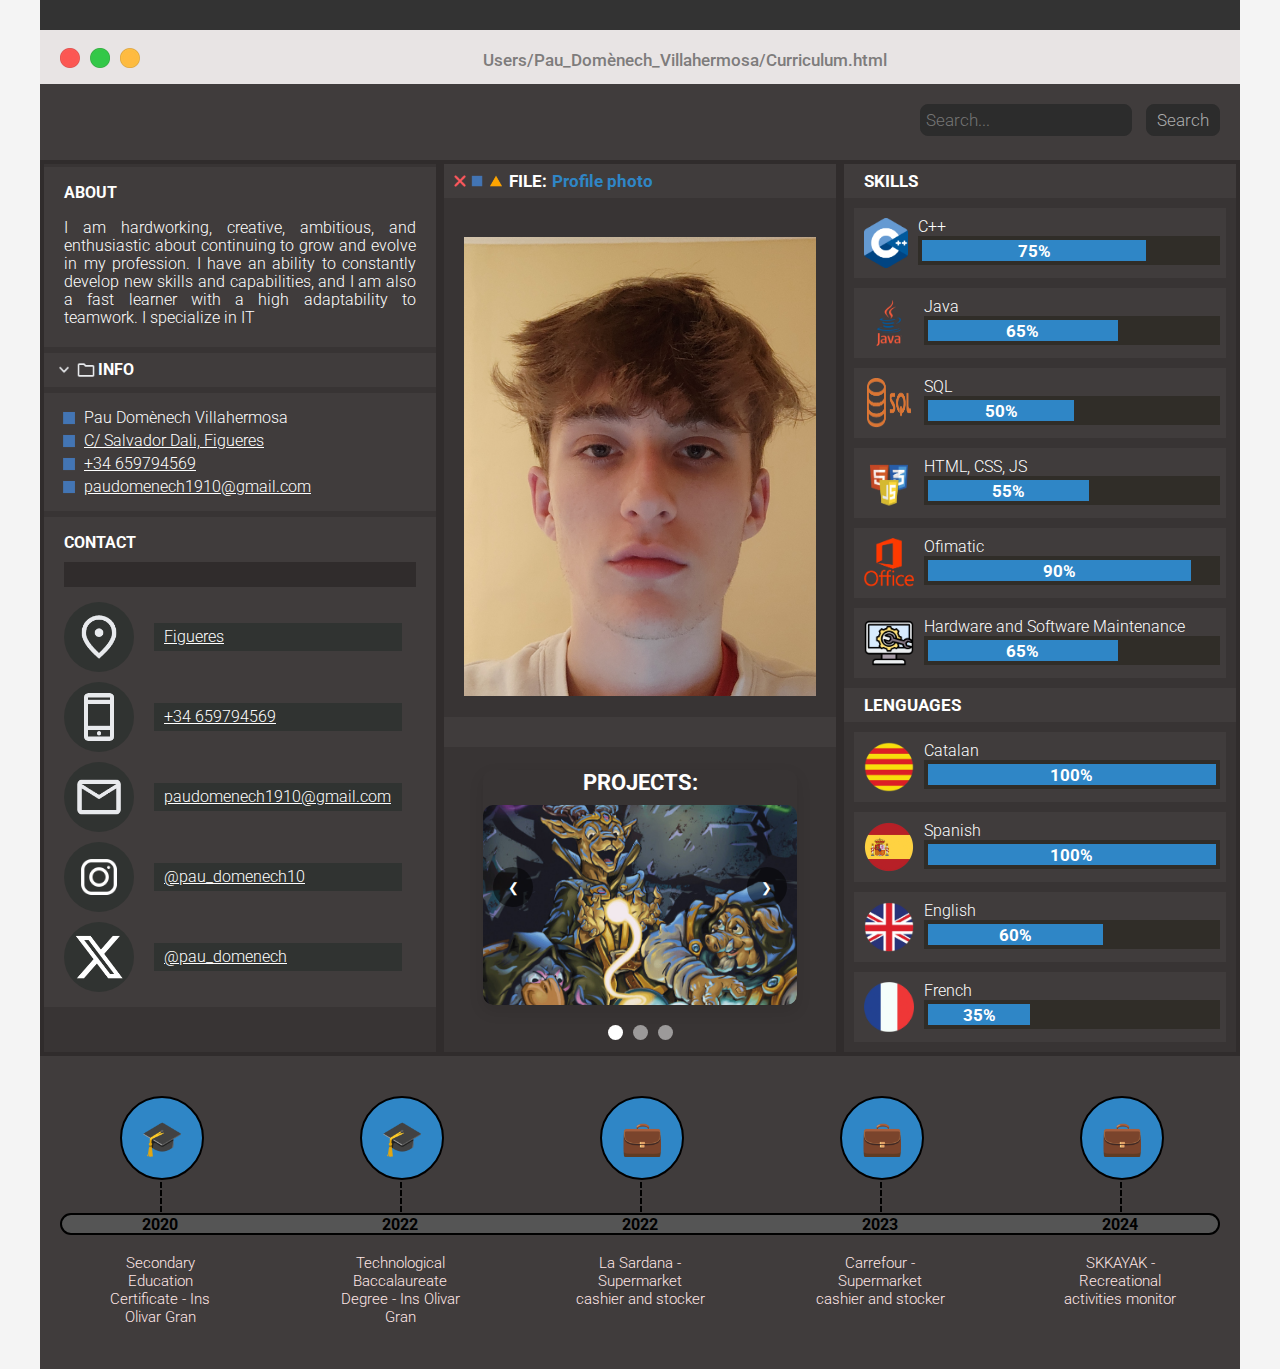
<file: index.html>
<!DOCTYPE html>
<html lang="ca">
<head>
    <meta charset="UTF-8">
    <meta name="viewport" content="width=device-width, initial-scale=1.0">
    <title>Currículum Vitae</title>
    <link rel="stylesheet" href="styles.css">
    <link rel="preconnect" href="https://fonts.googleapis.com">
    <link rel="preconnect" href="https://fonts.gstatic.com" crossorigin>
    <link href="https://fonts.googleapis.com/css2?family=Roboto:ital,wght@0,100;0,300;0,400;0,500;0,700;0,900;1,100;1,300;1,400;1,500;1,700;1,900&display=swap" rel="stylesheet">
    </head>
<body>
    <header>
        <div class="app_bar">
            <div class="left">
                <img src="close_nt.png" alt="close_no_touch">
                <img src="max_button.png" alt="max_button">
                <img src="min_button.png" alt="min_button">
                <p>Users/Pau_Domènech_Villahermosa/Curriculum.html</p>
            </div>
        </div>
        <div class="search">
            <input type="text" placeholder="Search...">
            <button>Search</button>
        </div>
    </header>
    <div class="container">
        <div class="logo">
            <div class="about">
                <div class="info_bar">
                    <span>ABOUT</span>
                </div>
                <p>I am hardworking, creative, ambitious, and enthusiastic about continuing to grow and evolve in my profession. I have an ability to constantly develop new skills and capabilities, and I am also a fast learner with a high adaptability to teamwork. I specialize in IT</p>
            </div>
            <div class="info_bar">
                <img src = "arrow_down.png" alt="arrow_down">
                <img src = "folder.png" alt="folder">
                <span>INFO</span>
            </div>
            <div class="info">
                <ul>
                    <li> <span>Pau Domènech Villahermosa</span></li>
                    <li><a href="https://maps.google.com/?q=C/ Salvador Dali, Figueres" target="_blank"><span>C/ Salvador Dali, Figueres</span></a></li>
                    <li><a href="tel:+34659794569"><span>+34 659794569</span></a></li>
                    <li><a href="mailto:paudomenech1910@gmail.com"><span>paudomenech1910@gmail.com</span></a></li>
                </ul>
            </div>
            <div class = "contact">
                <div class="info_bar">
                    <span>CONTACT</span>
                </div>
                <div class = "rectangle"></div>
                <div class = "circles">
                    <div class = "circle">
                        <img src="location.png" alt="location">
                    </div>
                    <a href="https://maps.google.com/?q=C/ Salvador Dali, Figueres" target="_blank"><span> Figueres </span></a>
                </div>
                <div class = "circles">
                    <div class = "circle">
                        <img src="phone.png" alt="phone">
                    </div>
                    <a href="tel:+34659794569"><span> +34 659794569 </span></a>
                </div>
                <div class = "circles">
                    <div class = "circle">
                        <img src="mail.png" alt="mail">
                    </div>
                    <a href="mailto:paudomenech1910@gmail.com"><span> paudomenech1910@gmail.com </span></a>
                </div>
                <div class = "circles">
                    <div class = "circle">
                        <img src="instagram.png" alt="instagram">
                    </div>
                    <a href="https://www.instagram.com/@pau_domenech10" target="_blank"><span> @pau_domenech10 </span></a>
                </div>
                <div class = "circles">
                    <div class = "circle">
                        <img src="X_logo.png" alt="X">
                    </div>
                    <a href="https://twitter.com/tu_twitter" target="_blank"><span> @pau_domenech </span></a>
                </div>
                
            </div>
        </div>
        <div class="photo">
            <div class="photo_bar">
                <img src="X.png" alt="close_no_touch">
                <img src="square.png" alt="max_button">
                <img src="yellow_triangle.png" alt="min_button">
                <span>FILE:</span>
                <span>Profile photo</span>
            </div>
            <div class="cv_ph">
                <img src="cv_photo.jpg" alt="cv_photo">
            </div>
            <div class="bar">
            </div>
            <div class="background">
                <div class="slider-container">
                    <p>PROJECTS:</p> 
                    <div class="slider">
                        <div class="slide"><a href="https://github.com/PauDomenech/bewater" target="_blank"><img src="juego-mesa-conclave-53484366.jpg" alt="Image 1"></a></div>
                        <div class="slide"><a href="https://github.com/PauDomenech/conclave" target="_blank"><img src="IG-July-Brucelee-2.jpg" alt="Image 2"></a></div>
                        <div class="slide"><a href="https://docs.google.com/document/d/1vLEHZlQcqZDruSL7-ut2YuNIz2o01HduRjNY7UmoJA8/edit?usp=sharing" target="_blank"><img src="Dron.png" alt="Image 3"></a></div>
                    </div>
                    <button class="prev">&#10094;</button>
                    <button class="next">&#10095;</button>
                </div>
                <div class="dots-container">
                    <span class="dot" data-index="0"></span>
                    <span class="dot" data-index="1"></span>
                    <span class="dot" data-index="2"></span>
                </div>
            </div>
        </div>
        <div class="habilities">
            <div class="bar">
                <span>SKILLS</span>
            </div>
            <div class="skills">
                <ul>
                    <li><img src="cpp.png" alt="cpp"> 
                        <div class="progress_Bar">C++
                            <div class="progressBarContainer">
                                <div class="progressBar cpp">75%</div>
                            </div>
                        </div>
                    </li>
                    <li><img src="java.png" alt="java"> 
                        <div class="progress_Bar">Java
                            <div class="progressBarContainer">
                                <div class="progressBar java">65%</div>
                            </div>
                        </div>
                    </li>
                    <li><img src="sql.png" alt="sql_"> 
                        <div class="progress_Bar">SQL
                            <div class="progressBarContainer">
                                <div class="progressBar sql">50%</div>
                            </div>
                        </div>
                    </li>
                    <li><img src="html_css_js.png" alt="html_css_js"> 
                        <div class="progress_Bar">HTML, CSS, JS
                            <div class="progressBarContainer">
                                <div class="progressBar html_css_js">55%</div>
                            </div>
                        </div>
                    </li>
                    <li><img src="ofimatica.png" alt="ofimatic"> 
                        <div class="progress_Bar">Ofimatic
                            <div class="progressBarContainer">
                                <div class="progressBar ofimatic">90%</div>
                            </div>
                        </div>
                    </li>
                    <li><img src="hard_soft_mant.png" alt="hard_soft_mant"> 
                        <div class="progress_Bar">Hardware and Software Maintenance
                            <div class="progressBarContainer">
                                <div class="progressBar hard_soft_mant">65%</div>
                            </div>
                        </div>
                    </li>
                </ul>
            </div>
            <div class="bar">
                <span>LENGUAGES</span>
            </div>
            <div class="skills">
                <ul>
                    <li><img src="catalan_flag.png" alt="catalan"> 
                        <div class="progress_Bar">Catalan
                            <div class="progressBarContainer">
                                <div class="progressBar catalan">100%</div>
                            </div>
                        </div>
                    </li>
                    <li><img src="spanish_flag.png" alt="spanish"> 
                        <div class="progress_Bar">Spanish
                            <div class="progressBarContainer">
                                <div class="progressBar spanish">100%</div>
                            </div>
                        </div>
                    </li>
                    <li><img src="british_flag.png" alt="english"> 
                        <div class="progress_Bar">English
                            <div class="progressBarContainer">
                                <div class="progressBar english">60%</div>
                            </div>
                        </div>
                    </li>
                    <li><img src="french_flag.png" alt="french"> 
                        <div class="progress_Bar">French
                            <div class="progressBarContainer">
                                <div class="progressBar french">35%</div>
                            </div>
                        </div>
                    </li>
                </ul>
            </div>
        </div>
    </div>
    <div class="timeline">
        <div class="event">
            <div class="icon">🎓</div>
            <div class="year">2020</div>
            <div class="info">Secondary Education Certificate - Ins Olivar Gran</div>
        </div>
        <div class="event">
            <div class="icon">🎓</div>
            <div class="year">2022</div>
            <div class="info">Technological Baccalaureate Degree - Ins Olivar Gran</div>
        </div>
        <div class="event">
            <div class="icon">💼</div>
            <div class="year">2022</div>
            <div class="info">La Sardana - Supermarket cashier and stocker</div>
        </div>
        <div class="event">
            <div class="icon">💼</div>
            <div class="year">2023</div>
            <div class="info">Carrefour - Supermarket cashier and stocker</div>
        </div>
        <div class="event">
            <div class="icon">💼</div>
            <div class="year">2024</div>
            <div class="info">SKKAYAK - Recreational activities monitor</div>
        </div>
    </div>
    <script src="scripts.js"></script>
</body>
</html>
</file>
<file: styles.css>
.roboto-thin {
    font-family: "Roboto", sans-serif;
    font-weight: 100;
    font-style: normal;
  }
  
  .roboto-light {
    font-family: "Roboto", sans-serif;
    font-weight: 300;
    font-style: normal;
  }
  
  .roboto-regular {
    font-family: "Roboto", sans-serif;
    font-weight: 400;
    font-style: normal;
  }
  
  .roboto-medium {
    font-family: "Roboto", sans-serif;
    font-weight: 500;
    font-style: normal;
  }
  
  .roboto-bold {
    font-family: "Roboto", sans-serif;
    font-weight: 700;
    font-style: normal;
  }
  
  .roboto-black {
    font-family: "Roboto", sans-serif;
    font-weight: 900;
    font-style: normal;
  }
  
  .roboto-thin-italic {
    font-family: "Roboto", sans-serif;
    font-weight: 100;
    font-style: italic;
  }
  
  .roboto-light-italic {
    font-family: "Roboto", sans-serif;
    font-weight: 300;
    font-style: italic;
  }
  
  .roboto-regular-italic {
    font-family: "Roboto", sans-serif;
    font-weight: 400;
    font-style: italic;
  }
  
  .roboto-medium-italic {
    font-family: "Roboto", sans-serif;
    font-weight: 500;
    font-style: italic;
  }
  
  .roboto-bold-italic {
    font-family: "Roboto", sans-serif;
    font-weight: 700;
    font-style: italic;
  }
  
  .roboto-black-italic {
    font-family: "Roboto", sans-serif;
    font-weight: 900;
    font-style: italic;
  }

/* Style for the body of the page */
body {
    font-family: "Roboto";
    margin: 0;
    padding: 0;
    background-color: #f4f4f4;
    max-width: 1200px;
    align-items: center;
    margin: 0 auto;
    font-weight: 300;
}
/* Style for the application bar */
.app_bar{
    background-color: #e8e4e4;
    color: #fff;
    padding: 9px 20px 20px 20px;
    text-align: center;
    height: 25px;
}
/* Style for the left section of the application bar */
.app_bar .left {
    display: flex;
    gap: 10px;
    align-items: center;
}
/* Style for images within the left section of the application bar */
.app_bar .left img {
    width: 20px; 
    height: 20px; 
}

/* Hover effect for the first image in the left section */
.app_bar .left img:hover:first-child {
    content: url('close_t.png'); 
    cursor: pointer;   
}

/* Hover effect for the second image in the left section */
.app_bar .left img:hover:nth-child(2) {
    content: url('max_button_touch.png'); 
    
}

/* Hover effect for the third image in the left section */
.app_bar .left img:hover:nth-child(3) {
    content: url('min_button_touch.png'); 
    
}

/* Style for the paragraph in the left section of the application bar */
.app_bar .left p {
    font: 17px "Roboto", sans-serif; /* Font settings */
    font-weight: 500;
    flex-grow: 1; /* Allow the paragraph to grow and fill available space */
    text-align: center; /* Center text alignment */
    color: #7e7c7c; /* Text color */
    line-height: 0px; /* Line height */
    margin-top: 1.8%;
}

/* Style for the search bar */
.search {
    background-color: #403c3c;
    color: #fff;
    padding: 20px 20px 31px 20px;
    text-align: right;
    height: 25px;
}

/* Style for the text input in the search bar */
.search input[type="text"] {
    width: 200px;
    padding: 5px;
    font: 17px "Roboto", sans-serif;
    margin-right: 10px;
    color: #acacac;
    font-weight: 300;

    background-color: #2c2c2c;
    border-radius: 8px;
    border: 1px solid #2c2c2c; /* Black border */
}
/* Style for the mark element */
mark {
    background-color: yellow; /* Background color for highlighted text */
    color: black; /* Text color for highlighted text */
}

/* Style for the search button */
.search button {
    padding: 5px 10px;
    background-color: #2c2c2c;
    border: 1px solid #2c2c2c; /* Marc de color negre */
    color: #acacac;
    border-radius: 8px;
    font: 17px "Roboto", sans-serif;
    cursor: pointer; 
    font-weight: 300;
}

/* Active state for the search button */
.search button:active{
    background-color: #555;
}

/* Style for the main container */
.container {
    display: flex;
    background-color: #302c2c;
    font: 17px "Roboto", sans-serif;

}

/* Style for the logo, photo, and habilities sections within the container */
.container .logo, .container .photo, .container .habilities {
    flex: 1;
    background-color: #383434; /* Color de fons dels blocs */
    padding: 20px;
    margin: 4px;
}

/* Style for the logo section within the container */
.container .logo{
    background-color: #383434;
    margin: 4px 4px; 
    padding: 0px; 
    display: flex;
    flex-direction: column;
    font-weight: 300;
    font-size: 15.5px;
}

/* Style for images within the info_bar section of the logo */
.container .logo .info_bar img {
    width: 20px; 
    height: 20px; 
    margin-right: 2px;
    
}

/* Style for the first image within the info_bar section of the logo */
.container .logo .info_bar img:nth-child(1) {
    cursor: pointer; 
}

/* Style for the info_bar section within the logo */
.container .logo .info_bar {
    background-color: #403c3c;
    color: #fff;
    font-weight: bold;
    padding: 7px 10px;
    display: flex;
    align-items: center;
    margin: 0px 0px 3px 0px;
    
}

/* Style for the info section within the logo */
.container .logo .info{
    background-color: #403c3c;
    margin: 3px 0px 3px 0px;
}

/* Style for links within the info section of the logo */
.container .logo .info a{
    color: white; /* Color del text blanc */
}

/* Style for unordered lists within the logo */
.container .logo ul{
    padding-left: 15px;
    margin: 5;
    font-weight: bold;
}

/* Style for list items within the logo */
.container .logo li {
    color: #fff;
    font: 15.5px "Roboto", sans-serif;
    font-weight: 300;
    list-style: none;
    padding-left: 25px; /* Espai per a la icona */
    background: url('square.png') no-repeat left center;
    background-size: 20px 14px; /* Ajusta la mida de la icona */
    margin-bottom: 5px;
}

/* Style for the about section within the logo */
.container .logo .about{
    background-color: #403c3c;
    margin: 3px 0px 6px 0px;
    padding: 10px 0px;
}

/* Style for the rectangle within the about section */
.container .logo .about .rectangle {
    width: 90%;
    height: 25px;
    background-color: #302c2c; /* Rectangle negre */
    margin: 0px 5% 10px 5%;
}

/* Style for spans within the about section */
.container .logo .about span{
    color: #fff;
    font-weight: bold;
    margin-left: 10px;
}

/* Style for paragraphs within the about section */
.container .logo .about p{
    color: #fff;
    margin: 10px 20px;
    text-align: justify;
}

/* Style for the contact section within the logo */
.container .logo .contact{
    background-color: #403c3c;
    margin: 3px 0px 6px 0px;
    padding: 10px 0px;
}

/* Style for spans within the contact section */
.container .logo .contact span{
    color: #fff;
    font-weight: bold;
    margin-left: 10px;
    
}

/* Style for the photo section within the container */
.container .photo {
    background-color: #383434;
    margin: 4px 0px; 
    padding: 0px; 
    display: flex;
    flex-direction: column;
}

/* Style for images within the photo_bar section of the photo */
.container .photo .photo_bar img {
    width: 12px; 
    height: 12px; 
    margin-right: 2px;
    
}

/* Style for the second image within the photo_bar section of the photo */
.container .photo .photo_bar img:nth-child(2) {
    width: 18px; 
    height: 12px;
    padding: 0px 2px 0 0px; 
}

/* Style for the photo_bar section within the photo */
.container .photo .photo_bar {
    background-color: #403c3c;
    padding: 7px 10px;
    display: flex;
    align-items: center;
    
}


.container .photo .bar {
    background-color: #403c3c;
    padding: 15px 30px;
    margin: 10px 0px;
    
}

/* Style for the first span within the photo_bar section */
.container .photo .photo_bar span:first-of-type {
    color: #fff;
    font-weight: bold;
}

/* Style for spans within the photo_bar section */
.container .photo .photo_bar span {
    color: #2f86c6;
    font-weight: bold;
    margin-left: 5px;
}

/* Style for images within the cv_ph section of the photo */
.container .photo .cv_ph img{
    width: 90%; 
    height: 90%; 
    object-fit: cover; 
    padding: 10% 5% 10% 5%;
}

/* Style for the background section within the photo */
.container .photo .background {
    width: 100%; /* Sets the width to fill the available space */
    height: 100%; /* Sets the height to fill the available space */
    position: relative; /* Allows for absolute positioning of child elements */
    display: flex; /* Enables flexbox layout */
    flex-direction: column; /* Aligns items in a column (vertical stack) */
    justify-content: center; /* Centers content vertically */
    align-items: center; /* Centers content horizontally */
    margin-bottom: 0px;
    margin: 5px 0px;
}

/* Style for paragraphs within the slider-container section of the background */
.container .photo .background .slider-container p{
    color: #fff;
    font: bold 22px "Roboto", sans-serif;
    margin: 0px 10px 10px 10px;
    display: flex;
    align-items: center;
    justify-content: center;
}

/* Main container for the slider - this holds the images and navigation buttons */
.slider-container {
    position: relative; /* Allows for absolute positioning of navigation buttons */
    width: 80%; /* Sets the slider width to 60% of the parent container */
    max-width: 800px; /* Maximum width for larger screens */
    overflow: hidden; /* Hides the overflow content (only one image is visible at a time) */
    border-radius: 10px; /* Rounds the corners of the slider */
    box-shadow: 0 6px 15px rgba(0, 0, 0, 0.1); /* Adds a subtle shadow for depth */
}

/* Flexbox container that holds all the slides */
.slider {
    display: flex; /* Enables flexbox layout to line up slides horizontally */
    transition: transform 0.4s ease-in-out; /* Smooth transition when sliding between images */
}

/* Each individual slide - takes up full width of the container */
.slide {
    min-width: 100%; /* Each slide takes up 100% of the slider container's width */
    height: 200px; /* Fixed height for each slide */
    transition: transform 0.5s ease-in-out; /* Smooth transition when slides are changed */
}

/* Ensures that images fill the slide area while maintaining aspect ratio */
.slide img {
    width: 100%; /* Image width matches the slide width */
    height: 100%; /* Image height matches the slide height */
    object-fit: cover; /* Images are scaled to cover the entire slide, cropping if necessary */
    border-radius: 10px; /* Rounds the corners of the images to match the slider */
}

/* Common styling for both previous and next navigation buttons */
.prev, .next {
    position: absolute; /* Absolute positioning within the slider container */
    top: 50%; /* Centers the button vertically */
    transform: translateY(-50%); /* Offsets the button position by half its height */
    background-color: rgba(0, 0, 0, 0.5); /* Semi-transparent black background */
    color: white; /* White color for the arrow icons */
    border: none; /* Removes default button borders */
    width: 40px; /* Fixed width for the buttons */
    height: 40px; /* Fixed height for the buttons */
    cursor: pointer; /* Changes the cursor to pointer on hover */
    z-index: 10; /* Ensures buttons appear above the slider content */
    border-radius: 50%; /* Makes the buttons round */
    transition: background-color 0.3s ease; /* Smooth transition for background color on hover */
    display: flex; /* Enables flexbox for centering the arrow inside the button */
    justify-content: center; /* Centers arrow horizontally */
    align-items: center; /* Centers arrow vertically */
    padding: 0; /* Removes any default padding */
}

/* Positioning the previous button to the left */
.prev {
    left: 10px; /* Positions the button 10px from the left edge */
}

/* Positioning the next button to the right */
.next {
    right: 10px; /* Positions the button 10px from the right edge */
}

/* Hover effect for navigation buttons */
.prev:hover, .next:hover {
    background-color: rgba(0, 0, 0, 0.8); /* Darkens the button background on hover */
}

/* Container for the dot indicators below the slider */
.background .dots-container {
    margin-top: 20px; /* Space above the dots */
    display: flex; /* Enables flexbox layout for horizontal alignment */
    justify-content: center; /* Centers the dots horizontally */
    align-items: center; /* Centers the dots vertically */
}

/* Common styling for each individual dot */
.dot {
    height: 15px; /* Fixed height for the dots */
    width: 15px; /* Fixed width for the dots */
    margin: 0 5px; /* Spacing between the dots */
    background-color: rgba(255, 255, 255, 0.5); /* Semi-transparent white background */
    border-radius: 50%; /* Makes the dots round */
    display: inline-block; /* Ensures dots are inline */
    cursor: pointer; /* Changes cursor to pointer on hover */
    transition: background-color 0.3s ease; /* Smooth transition for background color on hover */
}

/* Styling for the active dot - indicates the current slide */
.dot.active {
    background-color: rgba(255, 255, 255, 1); /* Solid white background for the active dot */
}

/* Style for the habilities section within the container */
.container .habilities{
    background-color: #383434;
    display: flex;
    flex-direction: column;
    padding: 0px;
}

/* Style for the bar within the habilities section */
.container .habilities .bar {
    background-color: #403c3c;
    padding: 7px 20px;
    display: flex;
    align-items: center;
    color: #fff;
    font-weight: bold;
    margin: 0px;
    
}

/* Style for the progress bar container */
.progressBarContainer {
    background-color: #302d28;
    width: 100%;
    height: 25px;
    padding: 4px 0px 0px 4px;
    margin: 0px 0px;
}

/* Style for the progress bar */
.progressBar {
    background-color: #2f86c6;
    display: flex;
    height: 85%;
    justify-content: center;
    color: white;
    font-size: 17px;
    font-weight: bold;
    font: Andis, Helvetica, sans-serif;
    align-items: center;

}

/* Style for the cpp class within the progress bar */
.cpp{
    width: 75%;
}

/* Style for the java class within the progress bar */
.java{
    width: 65%;
}

/* Style for the sql class within the progress bar */
.sql{
    width: 50%;
}

/* Style for the html_css_js class within the progress bar */
.html_css_js{
    width: 55%;
}

/* Style for the ofimatic class within the progress bar */
.ofimatic{
    width: 90%;
}

/* Style for the hard_soft_mant class within the progress bar */
.hard_soft_mant{
    width: 65%;
}

/* Style for the catalan class within the progress bar */
.catalan{
    width: 98.5%;
}

/* Style for the english class within the progress bar */
.english{
    width: 60%;
}

/* Style for the spanish class within the progress bar */
.spanish{
    width: 98.5%;
}

/* Style for the french class within the progress bar */
.french{
    width: 35%;
}

/* Style for unordered lists within the habilities section */
.container .habilities ul{
    padding: 0px 10px;
    margin: 10px 0px 10px 0px;
}

/* Style for list items within the habilities section */
.container .habilities li {
    color: #fff;
    font: 15.5px "Roboto", sans-serif;
    font-weight: 300;
    list-style: none;
    display: flex;
    flex-direction: row;
    align-items: left;
    background-color: #403c3c;
    margin: 0px 0px 10px 0px;
    padding: 10px;
}

/* Style for the first image within list items in the habilities section */
.habilities img:nth-child(1) {
    width: 50px;
    height: 50px;
    margin-right: 10px;
}

/* Style for the rectangle element */
.rectangle {
    width: 90%;
    height: 25px;
    background-color: #302c2c; /* Rectangle negre */
    margin: 0px 5% 10px 5%;
}

/* Style for the circles section */
.circles {
    display: flex;
    align-items: center;
}

/* Style for spans within the circles section of the logo */
.container .logo .circles span{
    color: #fff;
    font: 15.5px "Roboto", sans-serif;
    font-weight: 300;
    margin: 0px 0px;
    background-color: #303331;
    padding: 5px 10px 5px 10px;
    width: 58%;
    text-decoration: none;
}

/* Style for links within the circles section of the logo */
.container .logo .circles a{
    color: #fff;
    width: 62%;
    background-color: #303331;
    padding: 5px 5px 5px 0px;
}

/* Style for the circle element */
.circle {
    width: 70px;
    height: 70px;
    border-radius: 50%;
    overflow: hidden;
    margin: 5px 20px 5px 20px;
    background-color: #303331;
}

/* Style for images within the circle element */
.circle img {
    width: 75%;
    height: 75%;
    object-fit: cover;
    margin: 12.5%;
}

/* Style for the progress_Bar element */
.progress_Bar{
    width: 100%;
    
}

/* Style for the header */
header {
    background: #333;
    color: #fff;
    padding-top: 30px;
    min-height: 70px;
}

/* Style for the header title */
header h1 {
    text-align: center;
    text-transform: uppercase;
    margin: 0;
}
/* Style for sections */
section {
    padding: 20px;
    margin: 20px 0;
    background: #fff;
    border-radius: 5px;
}

/* Style for h2 elements */
h2 {
    color: #333;
}

/* Style for the timeline */
.timeline {
    display: flex;
    justify-content: space-around;
    align-items: center;
    position: relative;
    width: 100%;
    padding: 40px 0; /* Augmenta l'espai */
    background-color: #403c3c;
}

/* Style for the event container */
.event {
    text-align: center;
    position: relative;
    width: 150px;
}

/* Style for the event icon */
.event .icon {
    font-size: 34px;
    height: 80px;
    width: 80px;
    background-color: #2f86c6;
    color: white;
    border-radius: 50%;
    display: flex;
    align-items: center;
    justify-content: center;
    z-index: 2;
    position: relative;
    top: 0px; 
    left: 35px;
    border: 2px solid black;
}

/* Style for the event year */
.event .year {
    font-size: 16px;
    font-weight: bold;
    margin-top: 35px;
    position: relative;
    z-index: 3;
    color: #000000;;
}

/* Style for the event info */
.event .info {
    font-size: 15px;
    color: #ffe6e6;
    margin-top: 10px;
    padding: 10px;
    display: flex;
    flex-direction: column;
    height: 65px;
    margin: 10px 0px 0px 0px;
}

/* Style for the timeline line */
.timeline::before {
    content: '';
    position: absolute;
    top: 50%; /* Canvia la posició a 50% per centrar-la millor */
    left: 20px;
    right: 20px;
    height: 18px;
    background-color: #555;
    border-radius: 50px;
    border: 2px solid black;
    z-index: 1;
}

/* Style for the event line */
.event::before {
    content: '';
    position: absolute;
    top: 37%; /* Ajusta perquè la línia no travessi el cercle */
    left: 50%;
    transform: translateX(-50%);
    width: 2px;
    height: 30px; /* Ajusta la llargada per no travessar el cercle */
    background: none;
    border-right: 2px dashed black;
    z-index: 1;
}

/* Styles for small screens (mobile devices) */
@media (max-width: 600px) {
    body {
        max-width: 100%;
    }
    .container {
        flex-direction: column;
    }
    .container .logo, .container .photo, .container .habilities {
        flex: 1 100%;
        margin: 0;
        padding: 10px;
    }
    .container .logo .circles span {
        width: 100%;
    }
    .container .photo .cv_ph img {
        width: 100%;
        height: auto;
    }

}

/* Styles for medium screens (tablets) */
@media (min-width: 601px) and (max-width: 900px) {
    body {
        max-width: 100%;
    }
    .container {
        flex-direction: row;
        flex-wrap: wrap;
    }
    .container .logo, .container .photo, .container .habilities {
        flex: 1 48%;
        margin: 1%;
    }
}

/* Styles for large screens (desktops) */
@media (min-width: 901px) {
    .container {
        flex-direction: row;
    }
    .container .logo, .container .photo, .container .habilities {
        flex: 1;
        margin: 4px;
    }
    .container .photo .cv_ph img {
        width: 90%;
        height: 90%;
    }
}
</file>
